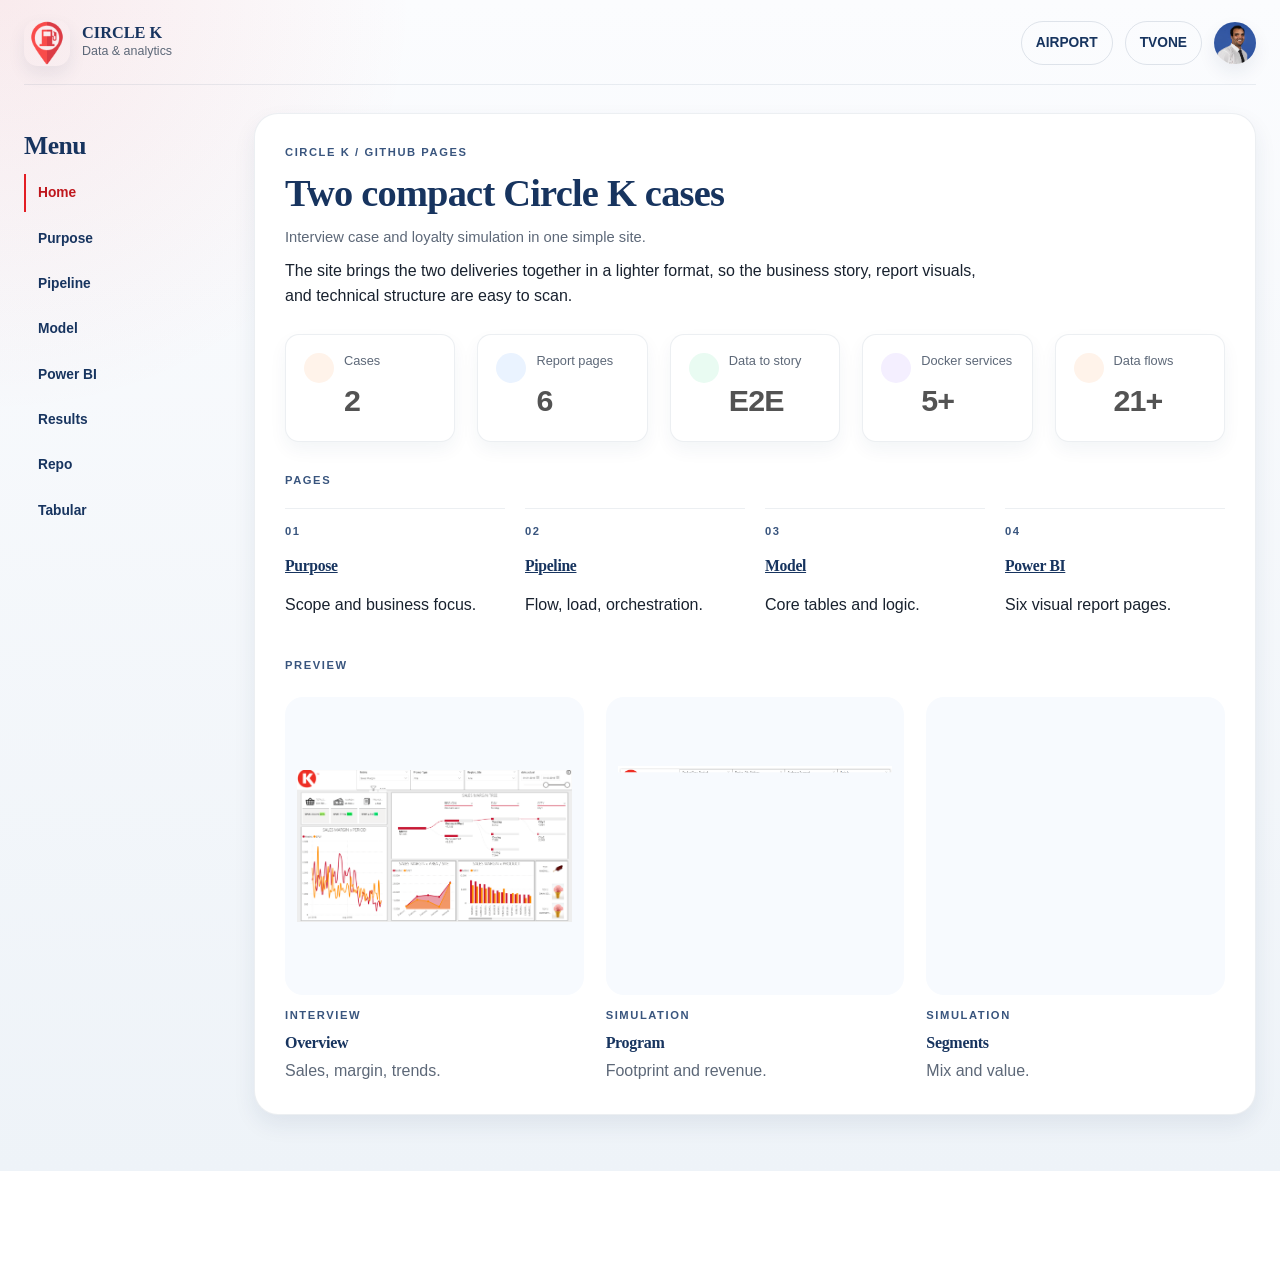
<file: site/index.html>
<!doctype html>
<html lang="en">
<head>
  <meta charset="utf-8" />
  <meta http-equiv="refresh" content="0; url=./html/index.html" />
  <meta name="viewport" content="width=device-width, initial-scale=1" />
  <title>Circle K Cases</title>
</head>
<body>
  <p>Redirecting to <a href="./html/index.html">Circle K Cases</a>...</p>
</body>
</html>
</file>
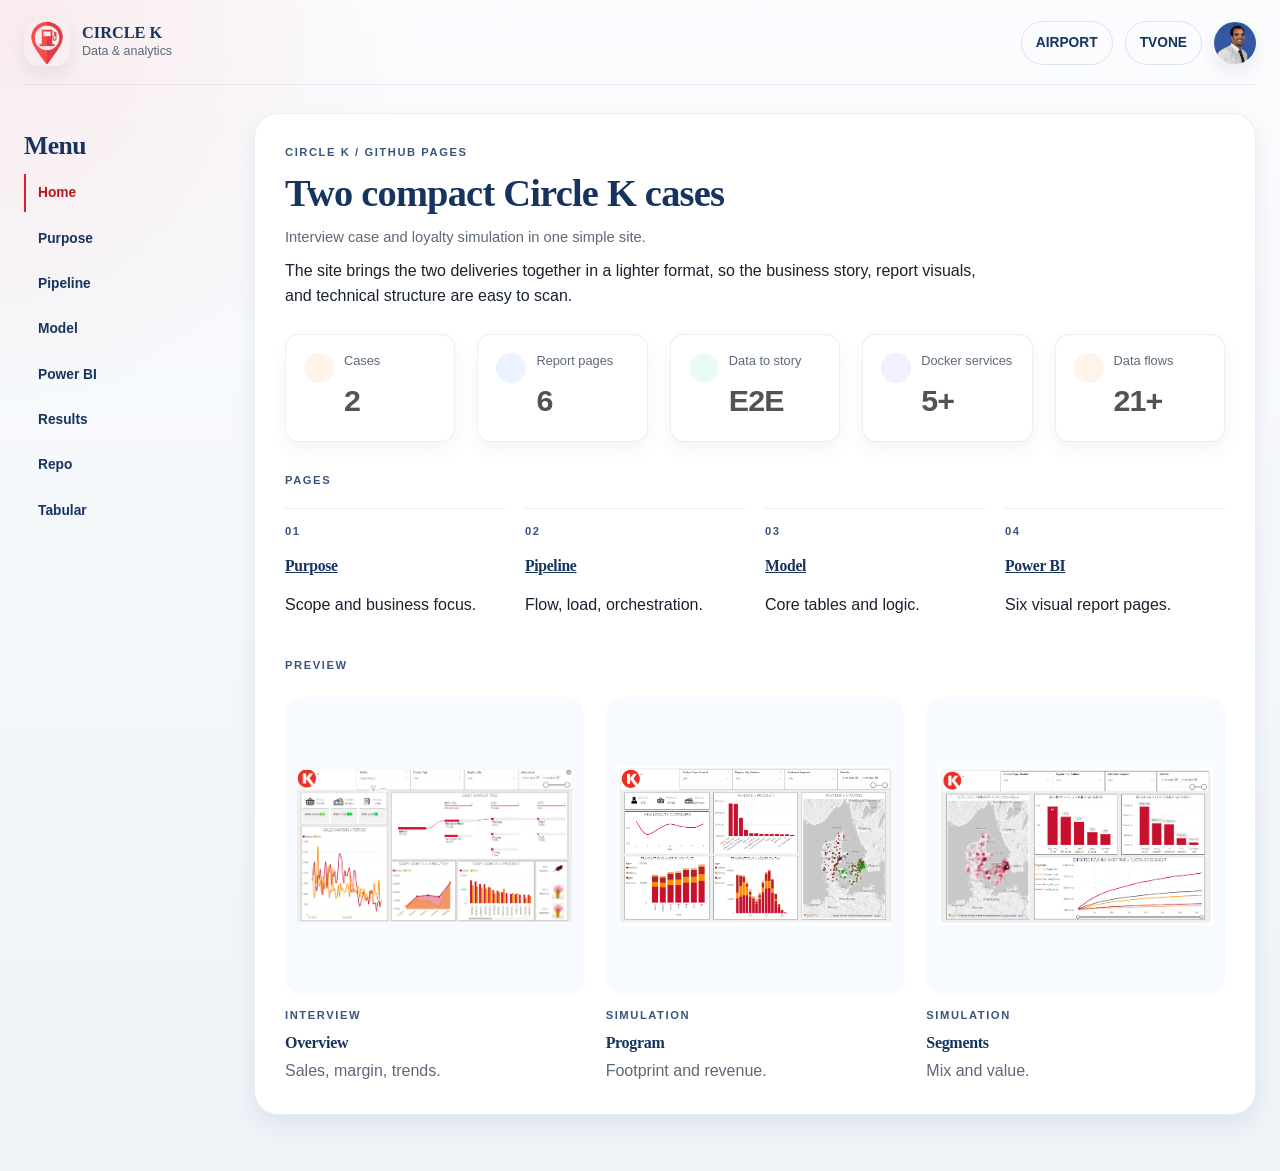
<file: site/html/index.html>
<!doctype html>
<html lang="en">
<head>
  <meta charset="utf-8" />
  <meta name="viewport" content="width=device-width, initial-scale=1" />
  <title>Circle K | Data &amp; Analytics Cases</title>
  <meta name="description" content="Static GitHub Pages-ready site for the Circle K interview and loyalty simulation cases." />
  <link rel="stylesheet" href="../css/base.css" />
  <link rel="stylesheet" href="../css/layout.css" />
  <link rel="stylesheet" href="../css/blocks.css" />
</head>
<body>
  <div class="site-shell">
    <header class="topbar">
      <a class="brand" href="./index.html">
        <img src="../assets/simulation/logo.png" alt="Circle K logo" />
        <div>
          <div class="brand-title">CIRCLE K</div>
          <div class="brand-subtitle">Data &amp; analytics</div>
        </div>
      </a>
      <div class="topbar-actions">
        <a class="topbar-link" href="https://abrahimborgiprivat.github.io/AIRPORT/html/index.html" target="_blank" rel="noreferrer">AIRPORT</a>
        <a class="topbar-link" href="https://abrahimborgiprivat.github.io/TVONE/html/index.html" target="_blank" rel="noreferrer">TVONE</a>
        <img class="topbar-profile" src="../assets/profile/AbrahimProfilePicture.jpg" alt="Abrahim Borgi profile picture" />
      </div>
    </header>

    <div class="page-layout">
      <aside class="side-menu">
        <h2 class="side-menu-title">Menu</h2>
        <nav class="side-nav" aria-label="Main navigation">
          <a class="topbar-link active" href="./index.html">Home</a>
          <a class="topbar-link" href="./project-purpose.html">Purpose</a>
          <a class="topbar-link" href="./architecture-pipeline.html">Pipeline</a>
          <a class="topbar-link" href="./semantic-model.html">Model</a>
          <a class="topbar-link" href="./power-bi-report.html">Power BI</a>
          <a class="topbar-link" href="./results.html">Results</a>
          <a class="topbar-link" href="./repository.html">Repo</a>
          <a class="topbar-link" href="./tabular-editor.html">Tabular</a>
        </nav>
      </aside>

      <main class="content-column">
        <section class="hero">
          <div class="home-hero-intro">
            <div class="eyebrow">Circle K / GitHub Pages</div>
            <h1>Two compact Circle K cases</h1>
            <p class="lead">Interview case and loyalty simulation in one simple site.</p>
            <p>
              The site brings the two deliveries together in a lighter format, so the business story,
              report visuals, and technical structure are easy to scan.
            </p>
          </div>

          <div class="stats-grid home-stats-grid">
            <div class="stat-card">
              <span>Cases</span>
              <strong>2</strong>
            </div>
            <div class="stat-card">
              <span>Report pages</span>
              <strong>6</strong>
            </div>
            <div class="stat-card">
              <span>Data to story</span>
              <strong>E2E</strong>
            </div>
            <div class="stat-card">
              <span>Docker services</span>
              <strong>5+</strong>
            </div>
            <div class="stat-card">
              <span>Data flows</span>
              <strong>21+</strong>
            </div>
          </div>

          <div class="section-header">
            <div class="kicker">Pages</div>
          </div>

          <div class="simple-list">
            <div class="simple-list-item">
              <div class="tile-meta">01</div>
              <h3><a href="./project-purpose.html">Purpose</a></h3>
              <p>Scope and business focus.</p>
            </div>
            <div class="simple-list-item">
              <div class="tile-meta">02</div>
              <h3><a href="./architecture-pipeline.html">Pipeline</a></h3>
              <p>Flow, load, orchestration.</p>
            </div>
            <div class="simple-list-item">
              <div class="tile-meta">03</div>
              <h3><a href="./semantic-model.html">Model</a></h3>
              <p>Core tables and logic.</p>
            </div>
            <div class="simple-list-item">
              <div class="tile-meta">04</div>
              <h3><a href="./power-bi-report.html">Power BI</a></h3>
              <p>Six visual report pages.</p>
            </div>
          </div>

          <div class="section-header home-gallery-header">
            <div class="kicker">Preview</div>
          </div>

          <div class="gallery-grid home-report-grid">
            <div class="gallery-card">
              <img src="../assets/interview/page1.png" alt="Interview overview report page" />
              <div class="gallery-copy">
                <div class="tile-meta">Interview</div>
                <h3>Overview</h3>
                <p>Sales, margin, trends.</p>
              </div>
            </div>

            <div class="gallery-card">
              <img src="../assets/simulation/page1.png" alt="Simulation overview report page" />
              <div class="gallery-copy">
                <div class="tile-meta">Simulation</div>
                <h3>Program</h3>
                <p>Footprint and revenue.</p>
              </div>
            </div>

            <div class="gallery-card">
              <img src="../assets/simulation/page2.png" alt="Simulation segmentation report page" />
              <div class="gallery-copy">
                <div class="tile-meta">Simulation</div>
                <h3>Segments</h3>
                <p>Mix and value.</p>
              </div>
            </div>
          </div>
        </section>
      </main>
    </div>
  </div>
</body>
</html>
</file>
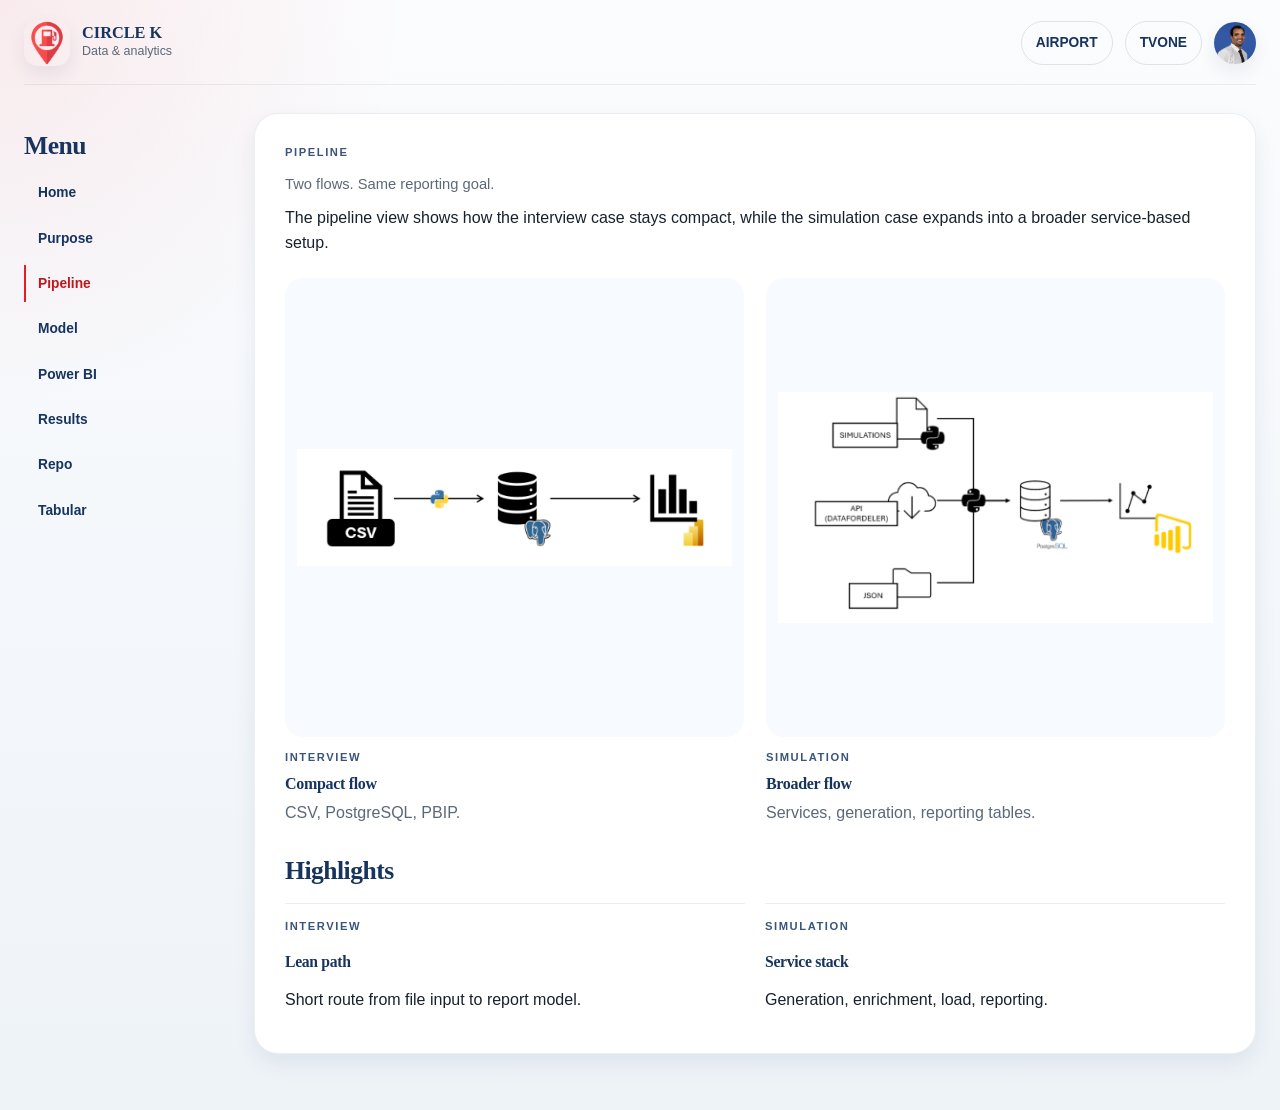
<file: site/html/architecture-pipeline.html>
<!doctype html>
<html lang="en">
<head>
  <meta charset="utf-8" />
  <meta name="viewport" content="width=device-width, initial-scale=1" />
  <title>Circle K | Pipeline</title>
  <meta name="description" content="ETL flow and architecture for the Circle K cases." />
  <link rel="stylesheet" href="../css/base.css" />
  <link rel="stylesheet" href="../css/layout.css" />
  <link rel="stylesheet" href="../css/blocks.css" />
</head>
<body>
  <div class="site-shell">
    <header class="topbar">
      <a class="brand" href="./index.html">
        <img src="../assets/simulation/logo.png" alt="Circle K logo" />
        <div>
          <div class="brand-title">CIRCLE K</div>
          <div class="brand-subtitle">Data &amp; analytics</div>
        </div>
      </a>
      <div class="topbar-actions">
        <a class="topbar-link" href="https://abrahimborgiprivat.github.io/AIRPORT/html/index.html" target="_blank" rel="noreferrer">AIRPORT</a>
        <a class="topbar-link" href="https://abrahimborgiprivat.github.io/TVONE/html/index.html" target="_blank" rel="noreferrer">TVONE</a>
        <img class="topbar-profile" src="../assets/profile/AbrahimProfilePicture.jpg" alt="Abrahim Borgi profile picture" />
      </div>
    </header>

    <div class="page-layout">
      <aside class="side-menu">
        <h2 class="side-menu-title">Menu</h2>
        <nav class="side-nav" aria-label="Main navigation">
          <a class="topbar-link" href="./index.html">Home</a>
          <a class="topbar-link" href="./project-purpose.html">Purpose</a>
          <a class="topbar-link active" href="./architecture-pipeline.html">Pipeline</a>
          <a class="topbar-link" href="./semantic-model.html">Model</a>
          <a class="topbar-link" href="./power-bi-report.html">Power BI</a>
          <a class="topbar-link" href="./results.html">Results</a>
          <a class="topbar-link" href="./repository.html">Repo</a>
          <a class="topbar-link" href="./tabular-editor.html">Tabular</a>
        </nav>
      </aside>

      <main class="content-column">
        <section class="page-hero">
          <div class="page-meta">Pipeline</div>
          <p class="lead">Two flows. Same reporting goal.</p>
          <p>
            The pipeline view shows how the interview case stays compact,
            while the simulation case expands into a broader service-based setup.
          </p>

          <div class="gallery-grid two">
            <div class="gallery-card">
              <img src="../assets/interview/etl_process.png" alt="Interview ETL pipeline" />
              <div class="gallery-copy">
                <div class="tile-meta">Interview</div>
                <h3>Compact flow</h3>
                <p>CSV, PostgreSQL, PBIP.</p>
              </div>
            </div>

            <div class="gallery-card">
              <img src="../assets/simulation/etl_process.png" alt="Simulation ETL pipeline" />
              <div class="gallery-copy">
                <div class="tile-meta">Simulation</div>
                <h3>Broader flow</h3>
                <p>Services, generation, reporting tables.</p>
              </div>
            </div>
          </div>

          <div class="section-header">
            <h2>Highlights</h2>
          </div>

          <div class="simple-list">
            <div class="simple-list-item">
              <div class="tile-meta">Interview</div>
              <h3>Lean path</h3>
              <p>Short route from file input to report model.</p>
            </div>
            <div class="simple-list-item">
              <div class="tile-meta">Simulation</div>
              <h3>Service stack</h3>
              <p>Generation, enrichment, load, reporting.</p>
            </div>
          </div>
        </section>
      </main>
    </div>
  </div>
</body>
</html>
</file>
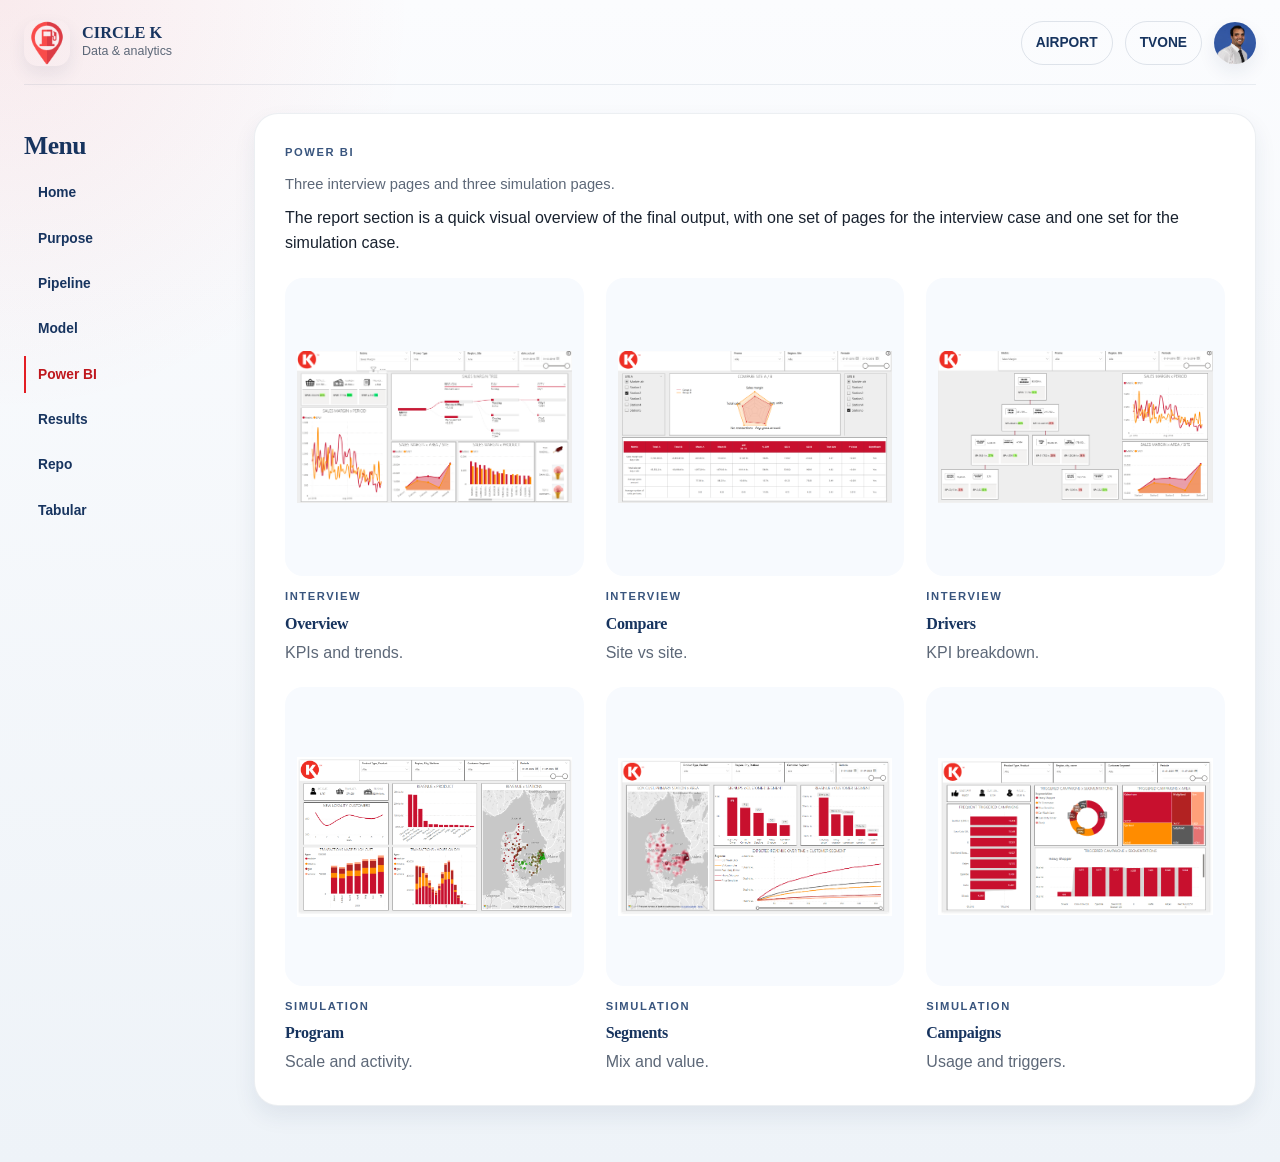
<file: site/html/power-bi-report.html>
<!doctype html>
<html lang="en">
<head>
  <meta charset="utf-8" />
  <meta name="viewport" content="width=device-width, initial-scale=1" />
  <title>Circle K | Power BI Report</title>
  <meta name="description" content="Power BI page overview for the Circle K interview and simulation cases." />
  <link rel="stylesheet" href="../css/base.css" />
  <link rel="stylesheet" href="../css/layout.css" />
  <link rel="stylesheet" href="../css/blocks.css" />
</head>
<body>
  <div class="site-shell">
    <header class="topbar">
      <a class="brand" href="./index.html">
        <img src="../assets/simulation/logo.png" alt="Circle K logo" />
        <div>
          <div class="brand-title">CIRCLE K</div>
          <div class="brand-subtitle">Data &amp; analytics</div>
        </div>
      </a>
      <div class="topbar-actions">
        <a class="topbar-link" href="https://abrahimborgiprivat.github.io/AIRPORT/html/index.html" target="_blank" rel="noreferrer">AIRPORT</a>
        <a class="topbar-link" href="https://abrahimborgiprivat.github.io/TVONE/html/index.html" target="_blank" rel="noreferrer">TVONE</a>
        <img class="topbar-profile" src="../assets/profile/AbrahimProfilePicture.jpg" alt="Abrahim Borgi profile picture" />
      </div>
    </header>

    <div class="page-layout">
      <aside class="side-menu">
        <h2 class="side-menu-title">Menu</h2>
        <nav class="side-nav" aria-label="Main navigation">
          <a class="topbar-link" href="./index.html">Home</a>
          <a class="topbar-link" href="./project-purpose.html">Purpose</a>
          <a class="topbar-link" href="./architecture-pipeline.html">Pipeline</a>
          <a class="topbar-link" href="./semantic-model.html">Model</a>
          <a class="topbar-link active" href="./power-bi-report.html">Power BI</a>
          <a class="topbar-link" href="./results.html">Results</a>
          <a class="topbar-link" href="./repository.html">Repo</a>
          <a class="topbar-link" href="./tabular-editor.html">Tabular</a>
        </nav>
      </aside>

      <main class="content-column">
        <section class="page-hero">
          <div class="page-meta">Power BI</div>
          <p class="lead">Three interview pages and three simulation pages.</p>
          <p>
            The report section is a quick visual overview of the final output,
            with one set of pages for the interview case and one set for the simulation case.
          </p>

          <div class="gallery-grid">
            <div class="gallery-card">
              <img src="../assets/interview/page1.png" alt="Interview overview page" />
              <div class="gallery-copy">
                <div class="tile-meta">Interview</div>
                <h3>Overview</h3>
                <p>KPIs and trends.</p>
              </div>
            </div>
            <div class="gallery-card">
              <img src="../assets/interview/page2.png" alt="Interview compare sites page" />
              <div class="gallery-copy">
                <div class="tile-meta">Interview</div>
                <h3>Compare</h3>
                <p>Site vs site.</p>
              </div>
            </div>
            <div class="gallery-card">
              <img src="../assets/interview/page3.png" alt="Interview driver tree page" />
              <div class="gallery-copy">
                <div class="tile-meta">Interview</div>
                <h3>Drivers</h3>
                <p>KPI breakdown.</p>
              </div>
            </div>
            <div class="gallery-card">
              <img src="../assets/simulation/page1.png" alt="Simulation overview page" />
              <div class="gallery-copy">
                <div class="tile-meta">Simulation</div>
                <h3>Program</h3>
                <p>Scale and activity.</p>
              </div>
            </div>
            <div class="gallery-card">
              <img src="../assets/simulation/page2.png" alt="Simulation segmentation page" />
              <div class="gallery-copy">
                <div class="tile-meta">Simulation</div>
                <h3>Segments</h3>
                <p>Mix and value.</p>
              </div>
            </div>
            <div class="gallery-card">
              <img src="../assets/simulation/page3.png" alt="Simulation campaigns page" />
              <div class="gallery-copy">
                <div class="tile-meta">Simulation</div>
                <h3>Campaigns</h3>
                <p>Usage and triggers.</p>
              </div>
            </div>
          </div>
        </section>
      </main>
    </div>
  </div>
</body>
</html>
</file>
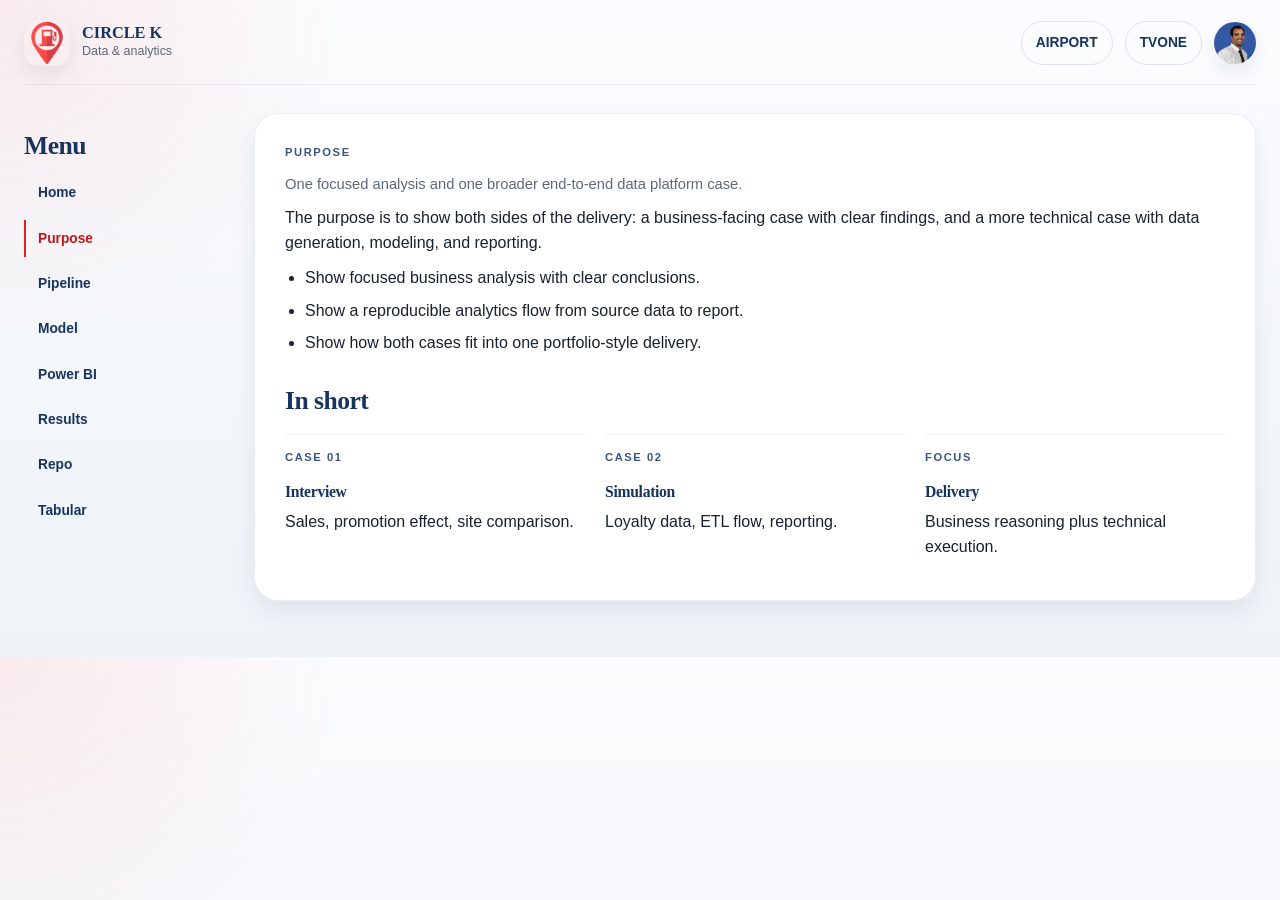
<file: site/html/project-purpose.html>
<!doctype html>
<html lang="en">
<head>
  <meta charset="utf-8" />
  <meta name="viewport" content="width=device-width, initial-scale=1" />
  <title>Circle K | Purpose</title>
  <meta name="description" content="Purpose and scope of the Circle K interview and simulation cases." />
  <link rel="stylesheet" href="../css/base.css" />
  <link rel="stylesheet" href="../css/layout.css" />
  <link rel="stylesheet" href="../css/blocks.css" />
</head>
<body>
  <div class="site-shell">
    <header class="topbar">
      <a class="brand" href="./index.html">
        <img src="../assets/simulation/logo.png" alt="Circle K logo" />
        <div>
          <div class="brand-title">CIRCLE K</div>
          <div class="brand-subtitle">Data &amp; analytics</div>
        </div>
      </a>
      <div class="topbar-actions">
        <a class="topbar-link" href="https://abrahimborgiprivat.github.io/AIRPORT/html/index.html" target="_blank" rel="noreferrer">AIRPORT</a>
        <a class="topbar-link" href="https://abrahimborgiprivat.github.io/TVONE/html/index.html" target="_blank" rel="noreferrer">TVONE</a>
        <img class="topbar-profile" src="../assets/profile/AbrahimProfilePicture.jpg" alt="Abrahim Borgi profile picture" />
      </div>
    </header>

    <div class="page-layout">
      <aside class="side-menu">
        <h2 class="side-menu-title">Menu</h2>
        <nav class="side-nav" aria-label="Main navigation">
          <a class="topbar-link" href="./index.html">Home</a>
          <a class="topbar-link active" href="./project-purpose.html">Purpose</a>
          <a class="topbar-link" href="./architecture-pipeline.html">Pipeline</a>
          <a class="topbar-link" href="./semantic-model.html">Model</a>
          <a class="topbar-link" href="./power-bi-report.html">Power BI</a>
          <a class="topbar-link" href="./results.html">Results</a>
          <a class="topbar-link" href="./repository.html">Repo</a>
          <a class="topbar-link" href="./tabular-editor.html">Tabular</a>
        </nav>
      </aside>

      <main class="content-column">
        <section class="page-hero">
          <div class="page-meta">Purpose</div>
          <p class="lead">One focused analysis and one broader end-to-end data platform case.</p>
          <p>
            The purpose is to show both sides of the delivery: a business-facing case with clear findings,
            and a more technical case with data generation, modeling, and reporting.
          </p>

          <ul>
            <li>Show focused business analysis with clear conclusions.</li>
            <li>Show a reproducible analytics flow from source data to report.</li>
            <li>Show how both cases fit into one portfolio-style delivery.</li>
          </ul>

          <div class="section-header">
            <h2>In short</h2>
          </div>

          <div class="simple-list">
            <div class="simple-list-item">
              <div class="tile-meta">Case 01</div>
              <div>
                <h3>Interview</h3>
                <p>Sales, promotion effect, site comparison.</p>
              </div>
            </div>
            <div class="simple-list-item">
              <div class="tile-meta">Case 02</div>
              <div>
                <h3>Simulation</h3>
                <p>Loyalty data, ETL flow, reporting.</p>
              </div>
            </div>
            <div class="simple-list-item">
              <div class="tile-meta">Focus</div>
              <div>
                <h3>Delivery</h3>
                <p>Business reasoning plus technical execution.</p>
              </div>
            </div>
          </div>
        </section>
      </main>
    </div>
  </div>
</body>
</html>
</file>
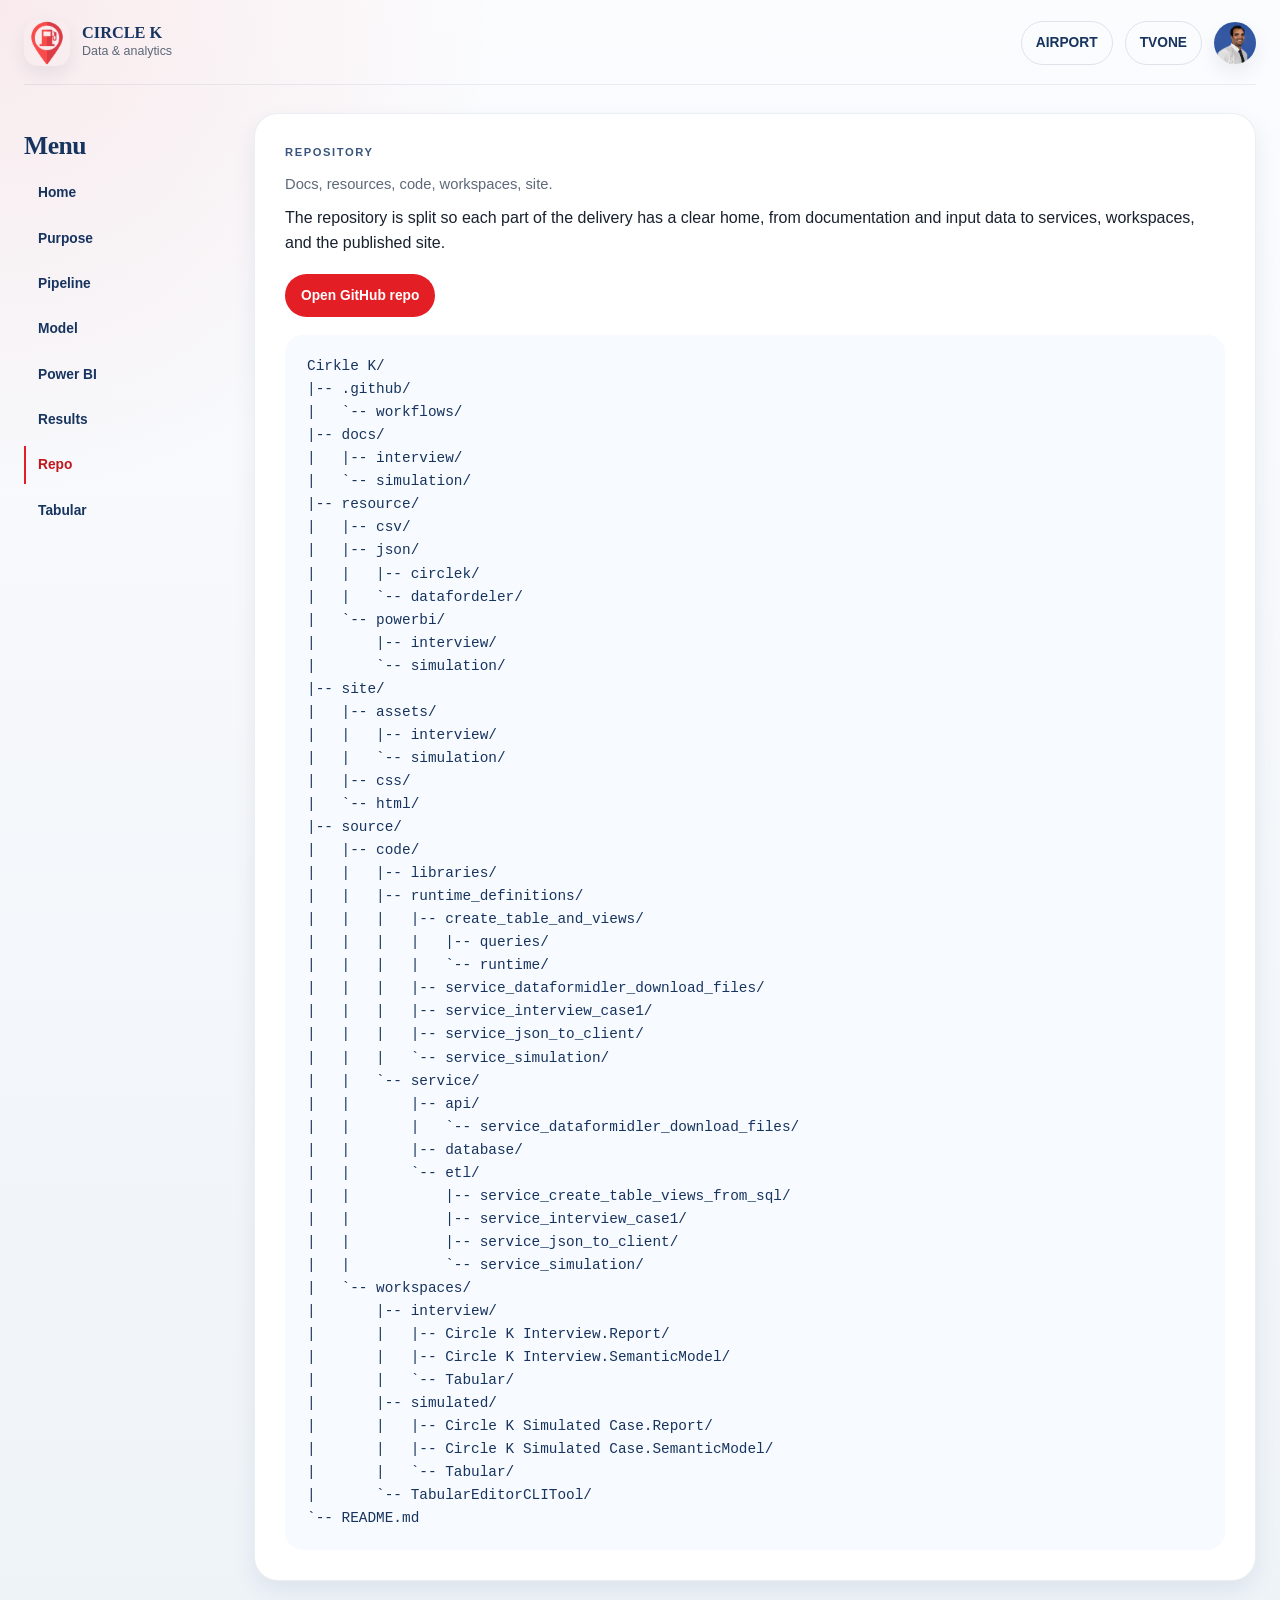
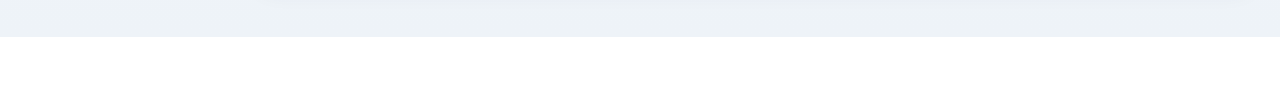
<file: site/html/repository.html>
<!doctype html>
<html lang="en">
<head>
  <meta charset="utf-8" />
  <meta name="viewport" content="width=device-width, initial-scale=1" />
  <title>Circle K | Repository</title>
  <meta name="description" content="Repository structure for the Circle K cases." />
  <link rel="stylesheet" href="../css/base.css" />
  <link rel="stylesheet" href="../css/layout.css" />
  <link rel="stylesheet" href="../css/blocks.css" />
</head>
<body>
  <div class="site-shell">
    <header class="topbar">
      <a class="brand" href="./index.html">
        <img src="../assets/simulation/logo.png" alt="Circle K logo" />
        <div>
          <div class="brand-title">CIRCLE K</div>
          <div class="brand-subtitle">Data &amp; analytics</div>
        </div>
      </a>
      <div class="topbar-actions">
        <a class="topbar-link" href="https://abrahimborgiprivat.github.io/AIRPORT/html/index.html" target="_blank" rel="noreferrer">AIRPORT</a>
        <a class="topbar-link" href="https://abrahimborgiprivat.github.io/TVONE/html/index.html" target="_blank" rel="noreferrer">TVONE</a>
        <img class="topbar-profile" src="../assets/profile/AbrahimProfilePicture.jpg" alt="Abrahim Borgi profile picture" />
      </div>
    </header>

    <div class="page-layout">
      <aside class="side-menu">
        <h2 class="side-menu-title">Menu</h2>
        <nav class="side-nav" aria-label="Main navigation">
          <a class="topbar-link" href="./index.html">Home</a>
          <a class="topbar-link" href="./project-purpose.html">Purpose</a>
          <a class="topbar-link" href="./architecture-pipeline.html">Pipeline</a>
          <a class="topbar-link" href="./semantic-model.html">Model</a>
          <a class="topbar-link" href="./power-bi-report.html">Power BI</a>
          <a class="topbar-link" href="./results.html">Results</a>
          <a class="topbar-link active" href="./repository.html">Repo</a>
          <a class="topbar-link" href="./tabular-editor.html">Tabular</a>
        </nav>
      </aside>

      <main class="content-column">
        <section class="page-hero">
          <div class="page-meta">Repository</div>
          <p class="lead">Docs, resources, code, workspaces, site.</p>
          <p>
            The repository is split so each part of the delivery has a clear home,
            from documentation and input data to services, workspaces, and the published site.
          </p>
          <div class="button-row">
            <a class="button button-primary" href="https://github.com/AbrahimBorgiPrivat/Cirkle-K" target="_blank" rel="noreferrer">Open GitHub repo</a>
          </div>

          <pre class="repo-tree"><code>Cirkle K/
|-- .github/
|   `-- workflows/
|-- docs/
|   |-- interview/
|   `-- simulation/
|-- resource/
|   |-- csv/
|   |-- json/
|   |   |-- circlek/
|   |   `-- datafordeler/
|   `-- powerbi/
|       |-- interview/
|       `-- simulation/
|-- site/
|   |-- assets/
|   |   |-- interview/
|   |   `-- simulation/
|   |-- css/
|   `-- html/
|-- source/
|   |-- code/
|   |   |-- libraries/
|   |   |-- runtime_definitions/
|   |   |   |-- create_table_and_views/
|   |   |   |   |-- queries/
|   |   |   |   `-- runtime/
|   |   |   |-- service_dataformidler_download_files/
|   |   |   |-- service_interview_case1/
|   |   |   |-- service_json_to_client/
|   |   |   `-- service_simulation/
|   |   `-- service/
|   |       |-- api/
|   |       |   `-- service_dataformidler_download_files/
|   |       |-- database/
|   |       `-- etl/
|   |           |-- service_create_table_views_from_sql/
|   |           |-- service_interview_case1/
|   |           |-- service_json_to_client/
|   |           `-- service_simulation/
|   `-- workspaces/
|       |-- interview/
|       |   |-- Circle K Interview.Report/
|       |   |-- Circle K Interview.SemanticModel/
|       |   `-- Tabular/
|       |-- simulated/
|       |   |-- Circle K Simulated Case.Report/
|       |   |-- Circle K Simulated Case.SemanticModel/
|       |   `-- Tabular/
|       `-- TabularEditorCLITool/
`-- README.md</code></pre>
        </section>
      </main>
    </div>
  </div>
</body>
</html>
</file>
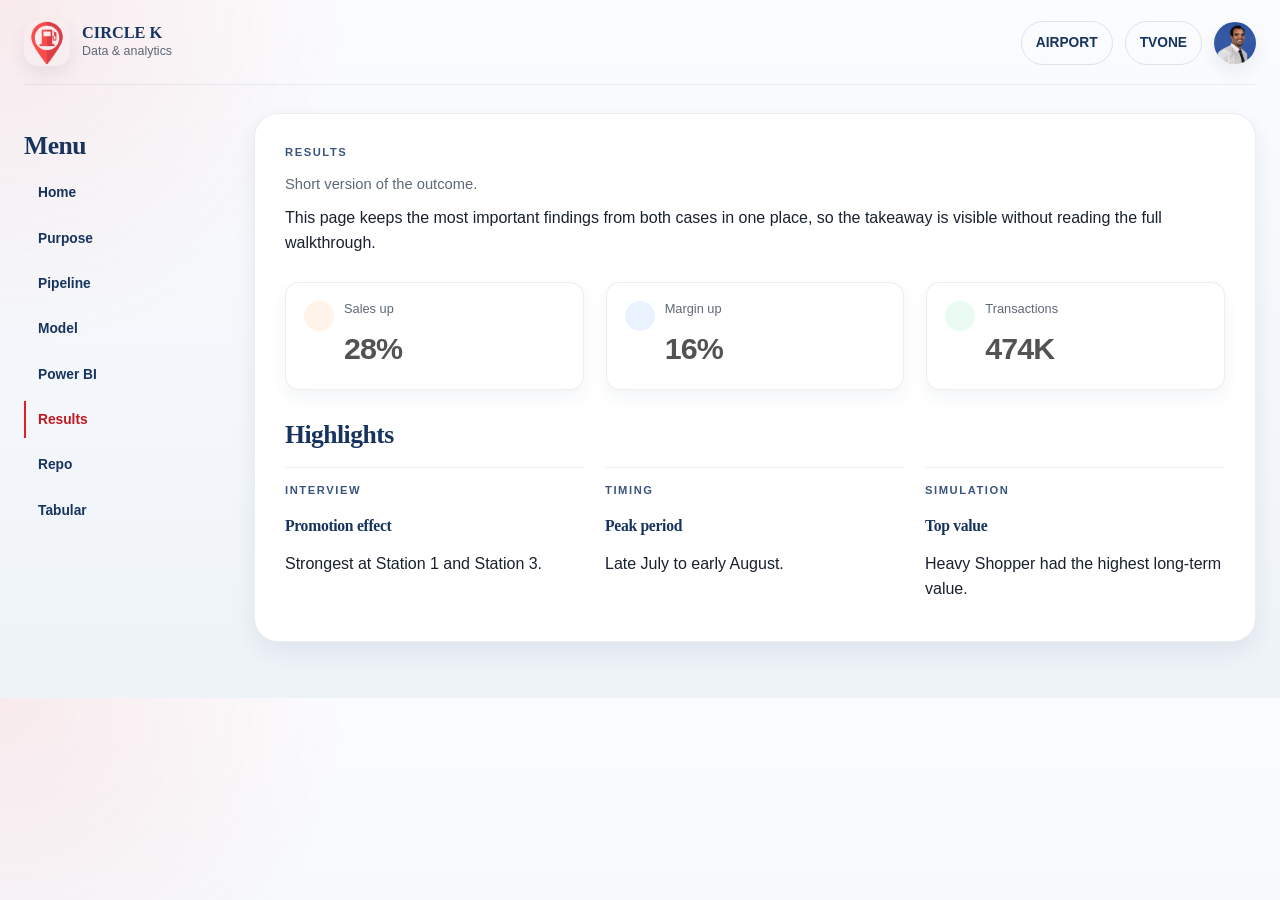
<file: site/html/results.html>
<!doctype html>
<html lang="en">
<head>
  <meta charset="utf-8" />
  <meta name="viewport" content="width=device-width, initial-scale=1" />
  <title>Circle K | Results</title>
  <meta name="description" content="Key findings and outcome from the Circle K interview and simulation cases." />
  <link rel="stylesheet" href="../css/base.css" />
  <link rel="stylesheet" href="../css/layout.css" />
  <link rel="stylesheet" href="../css/blocks.css" />
</head>
<body>
  <div class="site-shell">
    <header class="topbar">
      <a class="brand" href="./index.html">
        <img src="../assets/simulation/logo.png" alt="Circle K logo" />
        <div>
          <div class="brand-title">CIRCLE K</div>
          <div class="brand-subtitle">Data &amp; analytics</div>
        </div>
      </a>
      <div class="topbar-actions">
        <a class="topbar-link" href="https://abrahimborgiprivat.github.io/AIRPORT/html/index.html" target="_blank" rel="noreferrer">AIRPORT</a>
        <a class="topbar-link" href="https://abrahimborgiprivat.github.io/TVONE/html/index.html" target="_blank" rel="noreferrer">TVONE</a>
        <img class="topbar-profile" src="../assets/profile/AbrahimProfilePicture.jpg" alt="Abrahim Borgi profile picture" />
      </div>
    </header>

    <div class="page-layout">
      <aside class="side-menu">
        <h2 class="side-menu-title">Menu</h2>
        <nav class="side-nav" aria-label="Main navigation">
          <a class="topbar-link" href="./index.html">Home</a>
          <a class="topbar-link" href="./project-purpose.html">Purpose</a>
          <a class="topbar-link" href="./architecture-pipeline.html">Pipeline</a>
          <a class="topbar-link" href="./semantic-model.html">Model</a>
          <a class="topbar-link" href="./power-bi-report.html">Power BI</a>
          <a class="topbar-link active" href="./results.html">Results</a>
          <a class="topbar-link" href="./repository.html">Repo</a>
          <a class="topbar-link" href="./tabular-editor.html">Tabular</a>
        </nav>
      </aside>

      <main class="content-column">
        <section class="page-hero">
          <div class="page-meta">Results</div>
          <p class="lead">Short version of the outcome.</p>
          <p>
            This page keeps the most important findings from both cases in one place,
            so the takeaway is visible without reading the full walkthrough.
          </p>

          <div class="stats-grid">
            <div class="stat-card">
              <span>Sales up</span>
              <strong>28%</strong>
            </div>
            <div class="stat-card">
              <span>Margin up</span>
              <strong>16%</strong>
            </div>
            <div class="stat-card">
              <span>Transactions</span>
              <strong>474K</strong>
            </div>
          </div>

          <div class="section-header">
            <h2>Highlights</h2>
          </div>

          <div class="simple-list">
            <div class="simple-list-item">
              <div class="tile-meta">Interview</div>
              <h3>Promotion effect</h3>
              <p>Strongest at Station 1 and Station 3.</p>
            </div>
            <div class="simple-list-item">
              <div class="tile-meta">Timing</div>
              <h3>Peak period</h3>
              <p>Late July to early August.</p>
            </div>
            <div class="simple-list-item">
              <div class="tile-meta">Simulation</div>
              <h3>Top value</h3>
              <p>Heavy Shopper had the highest long-term value.</p>
            </div>
          </div>
        </section>
      </main>
    </div>
  </div>
</body>
</html>
</file>
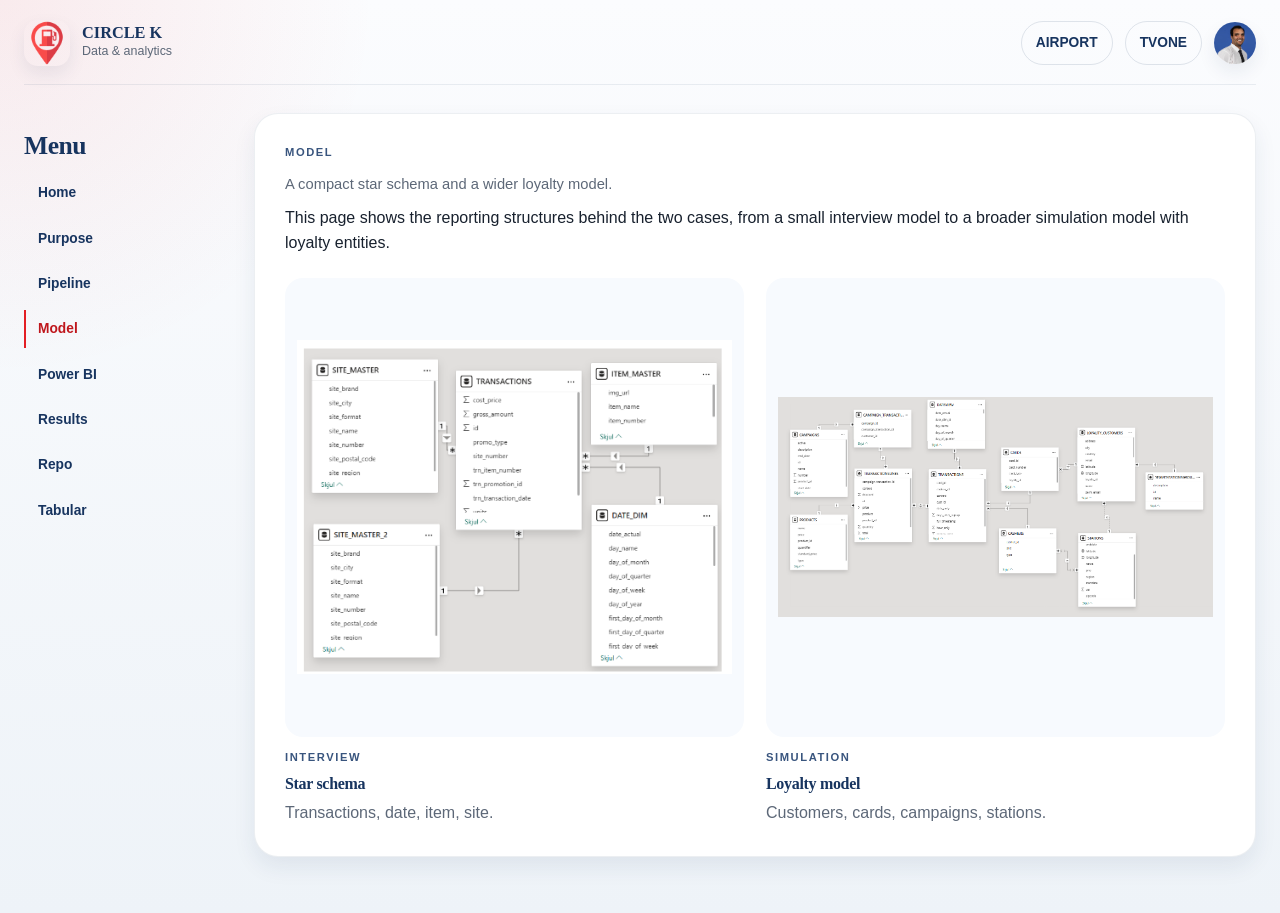
<file: site/html/semantic-model.html>
<!doctype html>
<html lang="en">
<head>
  <meta charset="utf-8" />
  <meta name="viewport" content="width=device-width, initial-scale=1" />
  <title>Circle K | Semantic Model</title>
  <meta name="description" content="Semantic model overview for the Circle K cases." />
  <link rel="stylesheet" href="../css/base.css" />
  <link rel="stylesheet" href="../css/layout.css" />
  <link rel="stylesheet" href="../css/blocks.css" />
</head>
<body>
  <div class="site-shell">
    <header class="topbar">
      <a class="brand" href="./index.html">
        <img src="../assets/simulation/logo.png" alt="Circle K logo" />
        <div>
          <div class="brand-title">CIRCLE K</div>
          <div class="brand-subtitle">Data &amp; analytics</div>
        </div>
      </a>
      <div class="topbar-actions">
        <a class="topbar-link" href="https://abrahimborgiprivat.github.io/AIRPORT/html/index.html" target="_blank" rel="noreferrer">AIRPORT</a>
        <a class="topbar-link" href="https://abrahimborgiprivat.github.io/TVONE/html/index.html" target="_blank" rel="noreferrer">TVONE</a>
        <img class="topbar-profile" src="../assets/profile/AbrahimProfilePicture.jpg" alt="Abrahim Borgi profile picture" />
      </div>
    </header>

    <div class="page-layout">
      <aside class="side-menu">
        <h2 class="side-menu-title">Menu</h2>
        <nav class="side-nav" aria-label="Main navigation">
          <a class="topbar-link" href="./index.html">Home</a>
          <a class="topbar-link" href="./project-purpose.html">Purpose</a>
          <a class="topbar-link" href="./architecture-pipeline.html">Pipeline</a>
          <a class="topbar-link active" href="./semantic-model.html">Model</a>
          <a class="topbar-link" href="./power-bi-report.html">Power BI</a>
          <a class="topbar-link" href="./results.html">Results</a>
          <a class="topbar-link" href="./repository.html">Repo</a>
          <a class="topbar-link" href="./tabular-editor.html">Tabular</a>
        </nav>
      </aside>

      <main class="content-column">
        <section class="page-hero">
          <div class="page-meta">Model</div>
          <p class="lead">A compact star schema and a wider loyalty model.</p>
          <p>
            This page shows the reporting structures behind the two cases,
            from a small interview model to a broader simulation model with loyalty entities.
          </p>

          <div class="gallery-grid two">
            <div class="gallery-card">
              <img src="../assets/interview/semanticmodel.png" alt="Interview semantic model" />
              <div class="gallery-copy">
                <div class="tile-meta">Interview</div>
                <h3>Star schema</h3>
                <p>Transactions, date, item, site.</p>
              </div>
            </div>

            <div class="gallery-card">
              <img src="../assets/simulation/semanticmodel.png" alt="Simulation semantic model" />
              <div class="gallery-copy">
                <div class="tile-meta">Simulation</div>
                <h3>Loyalty model</h3>
                <p>Customers, cards, campaigns, stations.</p>
              </div>
            </div>
          </div>
        </section>
      </main>
    </div>
  </div>
</body>
</html>
</file>
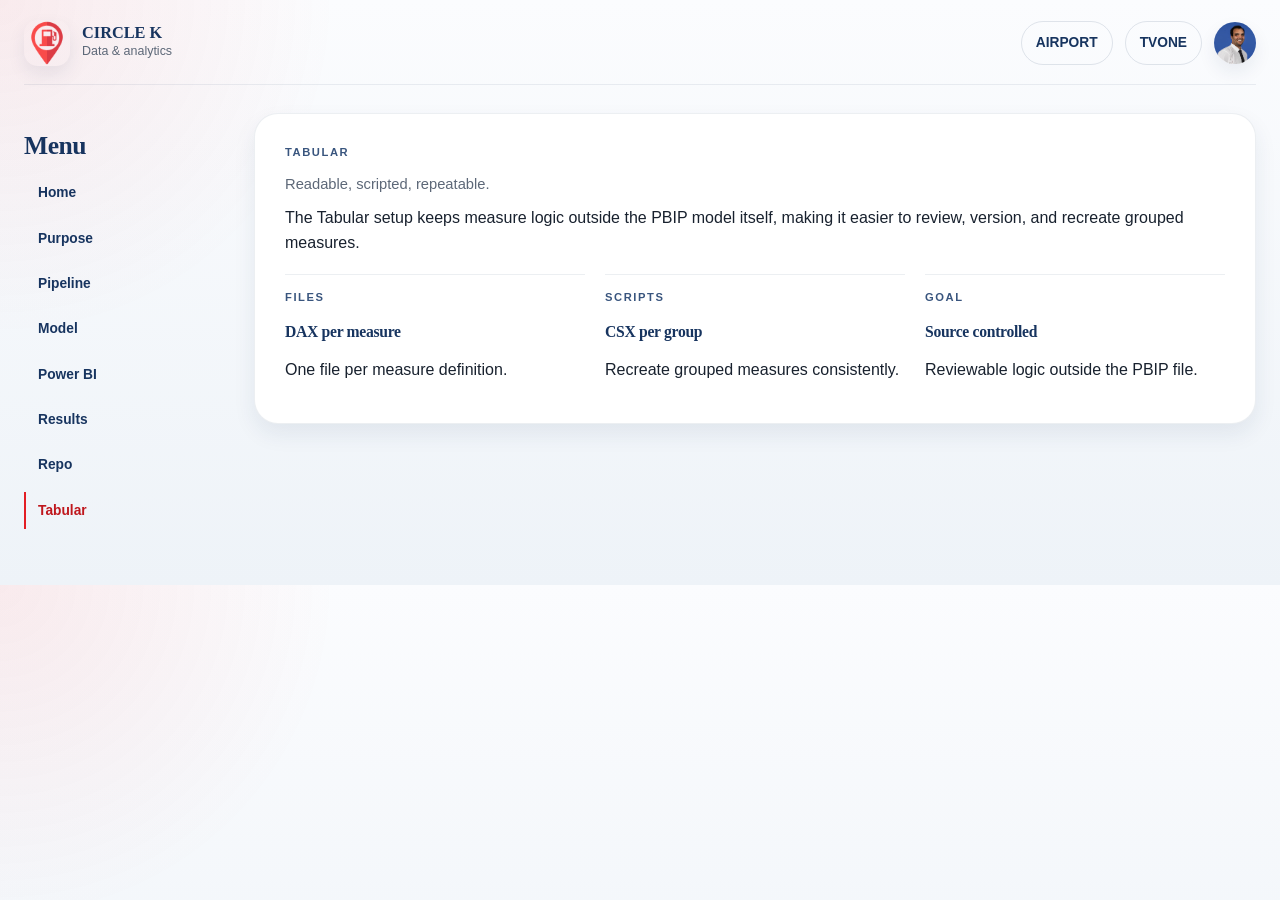
<file: site/html/tabular-editor.html>
<!doctype html>
<html lang="en">
<head>
  <meta charset="utf-8" />
  <meta name="viewport" content="width=device-width, initial-scale=1" />
  <title>Circle K | Tabular Editor</title>
  <meta name="description" content="How Tabular Editor automation is used in the Circle K PBIP workspaces." />
  <link rel="stylesheet" href="../css/base.css" />
  <link rel="stylesheet" href="../css/layout.css" />
  <link rel="stylesheet" href="../css/blocks.css" />
</head>
<body>
  <div class="site-shell">
    <header class="topbar">
      <a class="brand" href="./index.html">
        <img src="../assets/simulation/logo.png" alt="Circle K logo" />
        <div>
          <div class="brand-title">CIRCLE K</div>
          <div class="brand-subtitle">Data &amp; analytics</div>
        </div>
      </a>
      <div class="topbar-actions">
        <a class="topbar-link" href="https://abrahimborgiprivat.github.io/AIRPORT/html/index.html" target="_blank" rel="noreferrer">AIRPORT</a>
        <a class="topbar-link" href="https://abrahimborgiprivat.github.io/TVONE/html/index.html" target="_blank" rel="noreferrer">TVONE</a>
        <img class="topbar-profile" src="../assets/profile/AbrahimProfilePicture.jpg" alt="Abrahim Borgi profile picture" />
      </div>
    </header>

    <div class="page-layout">
      <aside class="side-menu">
        <h2 class="side-menu-title">Menu</h2>
        <nav class="side-nav" aria-label="Main navigation">
          <a class="topbar-link" href="./index.html">Home</a>
          <a class="topbar-link" href="./project-purpose.html">Purpose</a>
          <a class="topbar-link" href="./architecture-pipeline.html">Pipeline</a>
          <a class="topbar-link" href="./semantic-model.html">Model</a>
          <a class="topbar-link" href="./power-bi-report.html">Power BI</a>
          <a class="topbar-link" href="./results.html">Results</a>
          <a class="topbar-link" href="./repository.html">Repo</a>
          <a class="topbar-link active" href="./tabular-editor.html">Tabular</a>
        </nav>
      </aside>

      <main class="content-column">
        <section class="page-hero">
          <div class="page-meta">Tabular</div>
          <p class="lead">Readable, scripted, repeatable.</p>
          <p>
            The Tabular setup keeps measure logic outside the PBIP model itself,
            making it easier to review, version, and recreate grouped measures.
          </p>

          <div class="simple-list">
            <div class="simple-list-item">
              <div class="tile-meta">Files</div>
              <h3>DAX per measure</h3>
              <p>One file per measure definition.</p>
            </div>
            <div class="simple-list-item">
              <div class="tile-meta">Scripts</div>
              <h3>CSX per group</h3>
              <p>Recreate grouped measures consistently.</p>
            </div>
            <div class="simple-list-item">
              <div class="tile-meta">Goal</div>
              <h3>Source controlled</h3>
              <p>Reviewable logic outside the PBIP file.</p>
            </div>
          </div>
        </section>
      </main>
    </div>
  </div>
</body>
</html>
</file>
<file: site/css/base.css>
:root {
  --ck-red: #e31e24;
  --ck-red-deep: #bf171d;
  --ck-blue: #17345f;
  --ck-blue-soft: #39557e;
  --ck-ice: #edf3fb;
  --ck-paper: #ffffff;
  --ck-paper-soft: #f8fafc;
  --ck-ink: #18212e;
  --ck-muted: #5d6878;
  --ck-line: #d7e0eb;
  --shadow-lg: 0 18px 38px rgba(23, 52, 95, 0.1);
  --shadow-sm: 0 10px 22px rgba(23, 52, 95, 0.08);
  --radius-xl: 24px;
  --radius-lg: 18px;
  --content: 1160px;
}

* {
  box-sizing: border-box;
}

html {
  scroll-behavior: smooth;
}

body {
  background:
    radial-gradient(circle at top left, rgba(227, 30, 36, 0.08), transparent 24%),
    linear-gradient(180deg, #fbfcfe 0%, #eef3f8 100%);
  color: var(--ck-ink);
  font-family: "Segoe UI", "Trebuchet MS", sans-serif;
  line-height: 1.55;
  margin: 0;
}

a {
  color: inherit;
}

img {
  display: block;
  max-width: 100%;
}

h1,
h2,
h3 {
  color: var(--ck-blue);
  font-family: Georgia, "Times New Roman", serif;
  letter-spacing: -0.02em;
  margin: 0;
}

h1 {
  font-size: clamp(1.7rem, 3.8vw, 2.4rem);
  line-height: 1.06;
  margin-bottom: 12px;
}

h2 {
  font-size: clamp(1.2rem, 2.4vw, 1.6rem);
  line-height: 1.15;
  margin-bottom: 8px;
}

h3 {
  font-size: 0.98rem;
  margin-bottom: 6px;
}

p {
  margin: 0 0 10px;
}

ul {
  margin: 0;
  padding-left: 20px;
}

li {
  margin-bottom: 8px;
}

.lead {
  color: var(--ck-muted);
  font-size: 0.92rem;
  max-width: 58ch;
}

.eyebrow,
.kicker,
.page-meta,
.tile-meta {
  color: var(--ck-blue-soft);
  font-size: 0.7rem;
  font-weight: 800;
  letter-spacing: 0.14em;
  text-transform: uppercase;
}

.eyebrow,
.kicker,
.page-meta {
  margin-bottom: 12px;
}
</file>
<file: site/css/layout.css>
.site-shell {
  margin: 0 auto;
  max-width: 1320px;
  padding: 0 24px 56px;
}

.topbar {
  align-items: center;
  background: transparent;
  border-bottom: 1px solid rgba(23, 52, 95, 0.08);
  display: flex;
  justify-content: space-between;
  margin-bottom: 28px;
  padding: 20px 0 18px;
  position: sticky;
  top: 0;
  z-index: 20;
}

.topbar-actions {
  align-items: center;
  display: flex;
  gap: 12px;
}

.brand {
  align-items: center;
  display: flex;
  gap: 12px;
  text-decoration: none;
}

.brand img {
  border-radius: 14px;
  box-shadow: 0 8px 18px rgba(23, 52, 95, 0.08);
  height: 46px;
  width: 46px;
}

.brand-title {
  color: var(--ck-blue);
  font-family: Georgia, "Times New Roman", serif;
  font-size: 1.02rem;
  font-weight: 700;
  line-height: 1.1;
}

.brand-subtitle {
  color: var(--ck-muted);
  font-size: 0.78rem;
}

.topbar-link {
  border: 1px solid rgba(23, 52, 95, 0.12);
  border-radius: 999px;
  color: var(--ck-blue);
  font-size: 0.86rem;
  font-weight: 700;
  padding: 10px 14px;
  text-decoration: none;
}

.topbar-profile {
  border-radius: 999px;
  box-shadow: 0 8px 18px rgba(23, 52, 95, 0.08);
  height: 42px;
  object-fit: cover;
  width: 42px;
}

.topbar-link.active {
  border-color: rgba(227, 30, 36, 0.28);
  color: var(--ck-red-deep);
}

.page-layout {
  display: grid;
  gap: 40px;
  grid-template-columns: 190px minmax(0, 1fr);
}

.side-menu {
  padding-top: 18px;
}

.side-menu-title {
  color: var(--ck-blue);
  font-family: Georgia, "Times New Roman", serif;
  font-size: 1.6rem;
  margin: 0 0 14px;
}

.side-nav {
  display: grid;
  gap: 8px;
}

.side-nav .topbar-link {
  background: transparent;
  border: 0;
  border-left: 2px solid transparent;
  border-radius: 0;
  box-shadow: none;
  padding: 8px 0 8px 12px;
}

.side-nav .topbar-link:hover {
  box-shadow: none;
  transform: none;
}

.side-nav .topbar-link.active {
  border-left-color: var(--ck-red);
}

.content-column {
  min-width: 0;
}

.button-row {
  display: flex;
  flex-wrap: wrap;
  gap: 12px;
  margin-top: 18px;
}

.tag-row {
  display: flex;
  flex-wrap: wrap;
  gap: 10px;
}

.simple-list {
  display: grid;
  gap: 20px;
  grid-template-columns: repeat(auto-fit, minmax(200px, 1fr));
  margin-top: 18px;
}

.simple-list-item {
  align-content: start;
  border-top: 1px solid rgba(23, 52, 95, 0.08);
  display: grid;
  gap: 8px;
  padding-top: 14px;
}

@media (max-width: 980px) {
  .page-layout {
    gap: 24px;
    grid-template-columns: 1fr;
  }

  .side-menu {
    padding-top: 0;
  }

  .side-nav {
    grid-template-columns: repeat(2, minmax(0, 1fr));
  }
}

@media (max-width: 760px) {
  .site-shell {
    padding-inline: 14px;
  }

  .topbar {
    align-items: flex-start;
    flex-direction: column;
    gap: 14px;
  }

  .topbar-actions {
    width: 100%;
  }

  .side-nav {
    grid-template-columns: 1fr;
  }

  .simple-list {
    gap: 16px;
    grid-template-columns: 1fr;
  }
}
</file>
<file: site/css/blocks.css>
.hero,
.page-hero {
  background: var(--ck-paper);
  border: 1px solid rgba(23, 52, 95, 0.08);
  border-radius: 24px;
  box-shadow: var(--shadow-sm);
  overflow: hidden;
  padding: 30px;
}

.section-panel,
.article-body,
.quote-block,
.hero-note,
.sidebar-card,
.story-card,
.stat-card,
.feature-card,
.gallery-card,
.visual-card,
.footer-cta {
  background: transparent;
  border: 0;
  border-radius: 0;
  box-shadow: none;
  padding: 0;
}

.page-hero {
  margin-bottom: 0;
}

.button {
  border-radius: 999px;
  font-size: 0.86rem;
  font-weight: 800;
  padding: 11px 16px;
  text-decoration: none;
  transition: transform 0.18s ease, box-shadow 0.18s ease;
}

.button:hover,
.topbar-link:hover {
  box-shadow: 0 10px 20px rgba(23, 52, 95, 0.1);
  transform: translateY(-1px);
}

.button-primary {
  background: var(--ck-red);
  color: #fff;
}

.button-secondary {
  background: #fff;
  border: 1px solid var(--ck-line);
  color: var(--ck-blue);
}

.hero .button-row {
  margin-top: 18px;
}

.home-hero-intro,
.page-hero-grid > div:first-child {
  max-width: 720px;
}

.home-gallery-header,
.section-header,
.article-layout,
.page-hero-grid,
.sidebar-column {
  margin: 0;
}

.stats-grid,
.article-grid,
.gallery-grid,
.story-grid,
.page-hero-grid,
.article-layout,
.hero-grid {
  display: grid;
  gap: 22px;
}

.page-hero-grid,
.article-layout,
.hero-grid {
  grid-template-columns: 1fr;
}

.stats-grid {
  grid-template-columns: repeat(3, minmax(0, 1fr));
  margin-top: 26px;
}

.home-stats-grid {
  grid-template-columns: repeat(5, minmax(0, 1fr));
}

.article-grid {
  grid-template-columns: repeat(2, minmax(0, 1fr));
  margin-top: 22px;
}

.gallery-grid {
  grid-template-columns: repeat(3, minmax(0, 1fr));
  margin-top: 22px;
}

.gallery-grid.two,
.story-grid {
  grid-template-columns: repeat(2, minmax(0, 1fr));
}

.section-header {
  margin-top: 30px;
}

.visual-card img,
.gallery-card img,
.feature-card img {
  border-radius: 18px;
}

.gallery-card img {
  aspect-ratio: 1 / 1;
  background: #f7fafe;
  object-fit: contain;
  padding: 12px;
  width: 100%;
}

.feature-card img {
  aspect-ratio: 16 / 10;
  object-fit: cover;
  width: 100%;
}

.gallery-copy,
.feature-copy {
  padding-top: 12px;
}

.gallery-copy h3,
.feature-copy h3 {
  font-size: 1rem;
  margin-bottom: 4px;
}

.card-band {
  display: none;
}

.tile-meta {
  margin-bottom: 6px;
}

.feature-card,
.gallery-card {
  text-decoration: none;
}

.stat-card {
  background: #fff;
  border: 1px solid rgba(23, 52, 95, 0.08);
  border-radius: 14px;
  box-shadow: 0 8px 18px rgba(23, 52, 95, 0.05);
  display: grid;
  gap: 6px;
  min-height: 108px;
  padding: 16px 18px 16px 58px;
  position: relative;
}

.stat-card::before {
  background: #fff3ea;
  border-radius: 999px;
  content: "";
  height: 30px;
  left: 18px;
  position: absolute;
  top: 18px;
  width: 30px;
}

.stat-card:nth-child(2)::before {
  background: #eaf3ff;
}

.stat-card:nth-child(3)::before {
  background: #e9fbf2;
}

.stat-card:nth-child(4)::before {
  background: #f4efff;
}

.stat-card strong {
  color: #535353;
  display: block;
  font-family: "Segoe UI", "Trebuchet MS", sans-serif;
  font-size: 1.9rem;
  font-weight: 700;
  letter-spacing: -0.03em;
  line-height: 1.05;
  margin: 0;
}

.visual-header span,
.story-card p,
.feature-card p,
.gallery-card p,
.sidebar-card p,
.stat-card span,
.quote-block,
.hero-note {
  color: var(--ck-muted);
}

.stat-card span {
  font-size: 0.8rem;
  font-weight: 400;
  margin: 0;
}

.quote-block h3,
.hero-note h3 {
  color: var(--ck-blue);
  font-family: Georgia, "Times New Roman", serif;
  font-size: 1rem;
  margin-bottom: 8px;
}

.compact-list {
  display: grid;
  gap: 8px;
  list-style: none;
  margin: 0;
  padding: 0;
}

.compact-list li {
  border-top: 1px solid rgba(23, 52, 95, 0.08);
  padding-top: 8px;
}

.compact-list li:first-child {
  border-top: 0;
  padding-top: 0;
}

.quote-block p:last-child,
.hero-note p:last-child,
.sidebar-card p:last-child,
.gallery-copy p:last-child,
.feature-copy p:last-child,
.article-body p:last-child {
  margin-bottom: 0;
}

.repo-tree {
  background: #f7fafe;
  border-radius: 18px;
  color: var(--ck-blue);
  font-family: Consolas, "Courier New", monospace;
  font-size: 0.9rem;
  line-height: 1.6;
  margin: 18px 0 0;
  overflow-x: auto;
  padding: 20px 22px;
  white-space: pre;
}

.tag {
  background: rgba(23, 52, 95, 0.06);
  border-radius: 999px;
  color: var(--ck-blue);
  display: inline-flex;
  font-size: 0.76rem;
  font-weight: 700;
  padding: 6px 10px;
}

.footer-cta {
  display: none;
}

@media (max-width: 980px) {
  .stats-grid,
  .article-grid,
  .gallery-grid,
  .gallery-grid.two,
  .story-grid {
    grid-template-columns: 1fr;
  }

  .home-stats-grid {
    grid-template-columns: repeat(2, minmax(0, 1fr));
  }
}
</file>
